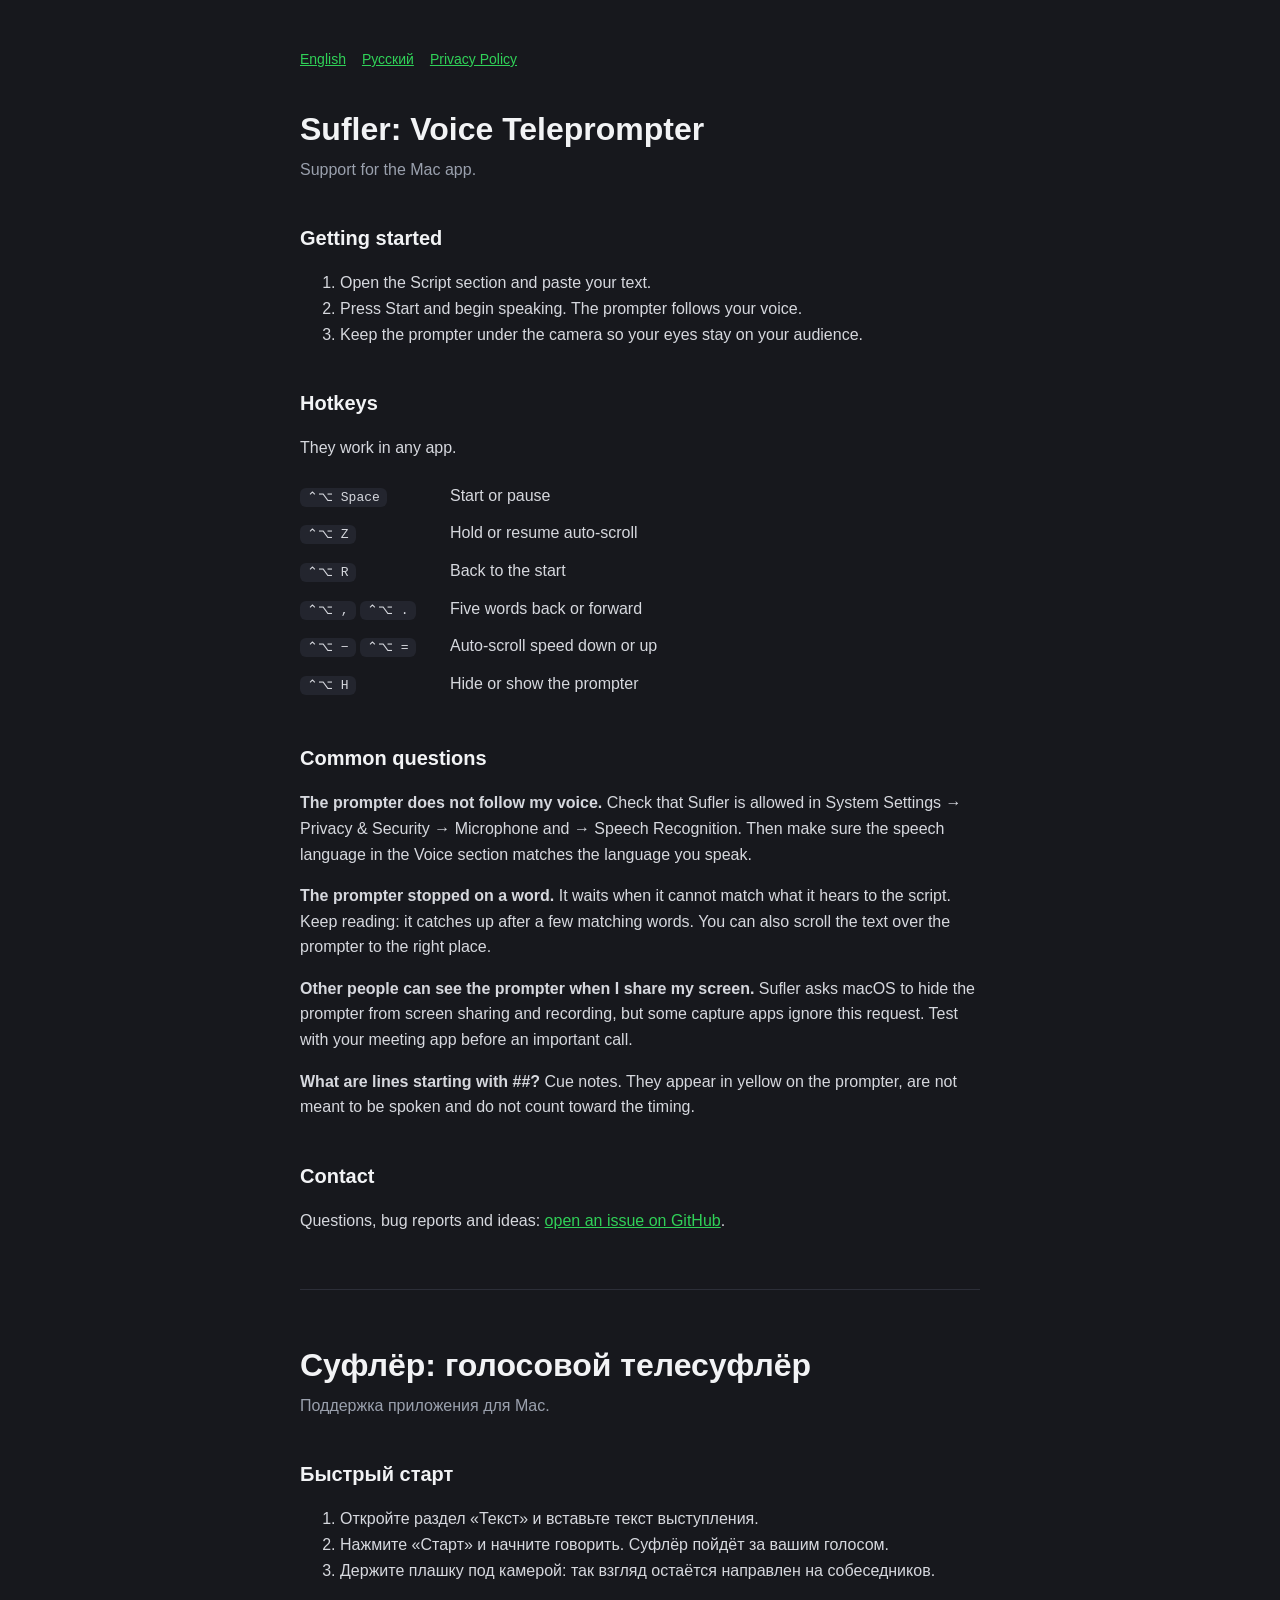
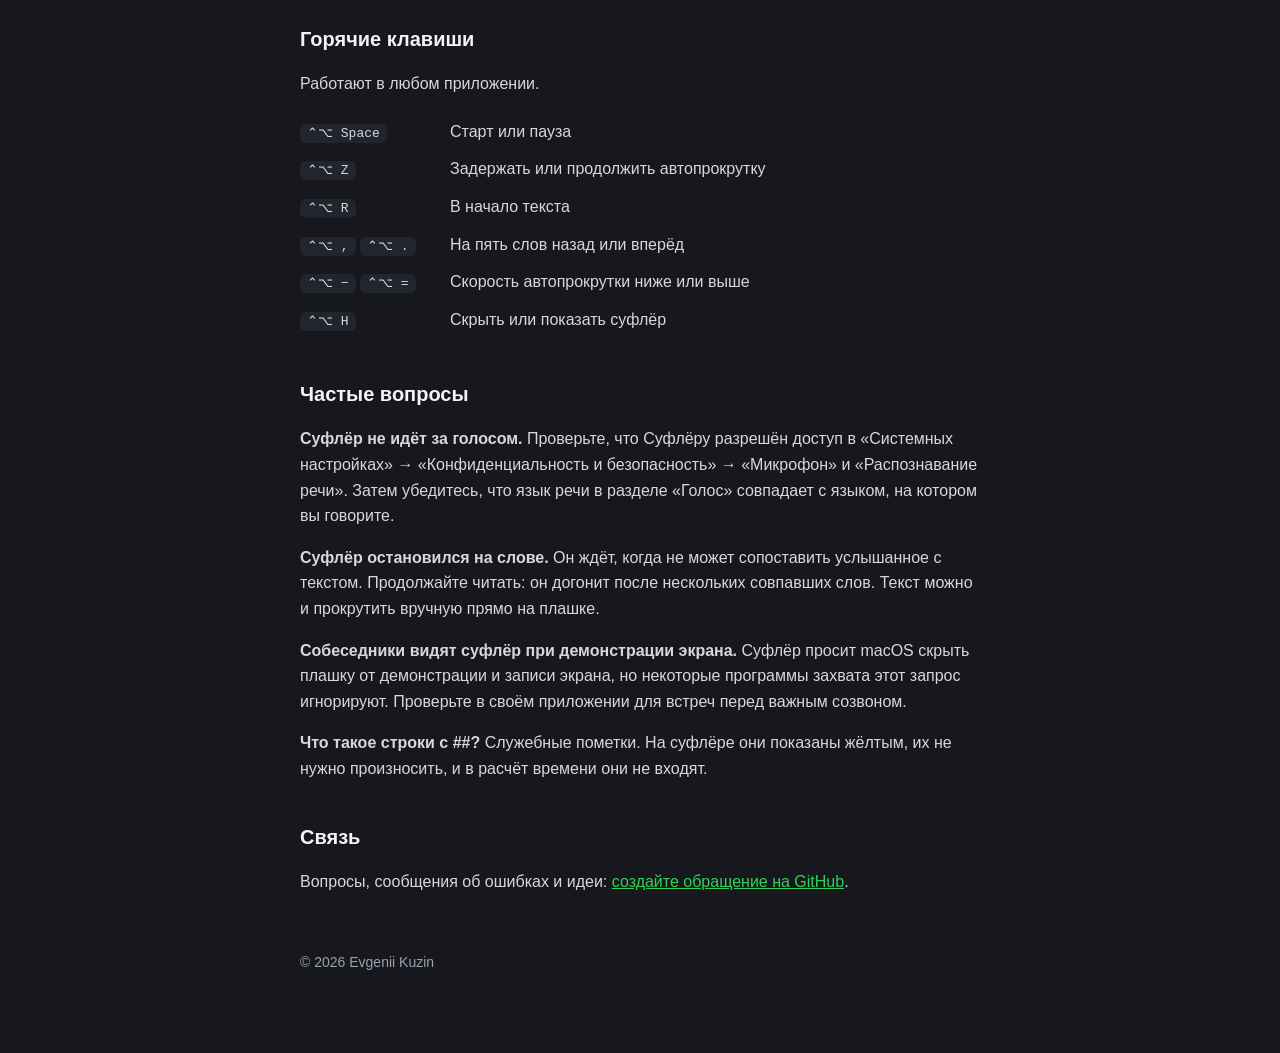
<file: index.html>
<!doctype html>
<html lang="en">
<head>
<meta charset="utf-8">
<meta name="viewport" content="width=device-width, initial-scale=1">
<title>Sufler: Voice Teleprompter — Support</title>
<link rel="stylesheet" href="style.css">
</head>
<body>
<main>
<nav><a href="#en">English</a><a href="#ru">Русский</a><a href="privacy.html">Privacy Policy</a></nav>

<section id="en">
<h1>Sufler: Voice Teleprompter</h1>
<p class="lead">Support for the Mac app.</p>

<h2>Getting started</h2>
<ol>
<li>Open the Script section and paste your text.</li>
<li>Press Start and begin speaking. The prompter follows your voice.</li>
<li>Keep the prompter under the camera so your eyes stay on your audience.</li>
</ol>

<h2>Hotkeys</h2>
<p>They work in any app.</p>
<table>
<tr><td><kbd>⌃⌥ Space</kbd></td><td>Start or pause</td></tr>
<tr><td><kbd>⌃⌥ Z</kbd></td><td>Hold or resume auto-scroll</td></tr>
<tr><td><kbd>⌃⌥ R</kbd></td><td>Back to the start</td></tr>
<tr><td><kbd>⌃⌥ ,</kbd> <kbd>⌃⌥ .</kbd></td><td>Five words back or forward</td></tr>
<tr><td><kbd>⌃⌥ −</kbd> <kbd>⌃⌥ =</kbd></td><td>Auto-scroll speed down or up</td></tr>
<tr><td><kbd>⌃⌥ H</kbd></td><td>Hide or show the prompter</td></tr>
</table>

<h2>Common questions</h2>
<p><strong>The prompter does not follow my voice.</strong> Check that Sufler is allowed in System Settings → Privacy &amp; Security → Microphone and → Speech Recognition. Then make sure the speech language in the Voice section matches the language you speak.</p>
<p><strong>The prompter stopped on a word.</strong> It waits when it cannot match what it hears to the script. Keep reading: it catches up after a few matching words. You can also scroll the text over the prompter to the right place.</p>
<p><strong>Other people can see the prompter when I share my screen.</strong> Sufler asks macOS to hide the prompter from screen sharing and recording, but some capture apps ignore this request. Test with your meeting app before an important call.</p>
<p><strong>What are lines starting with ##?</strong> Cue notes. They appear in yellow on the prompter, are not meant to be spoken and do not count toward the timing.</p>

<h2>Contact</h2>
<p>Questions, bug reports and ideas: <a href="https://github.com/rodgerevk/sufler/issues">open an issue on GitHub</a>.</p>
</section>

<hr>

<section id="ru" lang="ru">
<h1>Суфлёр: голосовой телесуфлёр</h1>
<p class="lead">Поддержка приложения для Mac.</p>

<h2>Быстрый старт</h2>
<ol>
<li>Откройте раздел «Текст» и вставьте текст выступления.</li>
<li>Нажмите «Старт» и начните говорить. Суфлёр пойдёт за вашим голосом.</li>
<li>Держите плашку под камерой: так взгляд остаётся направлен на собеседников.</li>
</ol>

<h2>Горячие клавиши</h2>
<p>Работают в любом приложении.</p>
<table>
<tr><td><kbd>⌃⌥ Space</kbd></td><td>Старт или пауза</td></tr>
<tr><td><kbd>⌃⌥ Z</kbd></td><td>Задержать или продолжить автопрокрутку</td></tr>
<tr><td><kbd>⌃⌥ R</kbd></td><td>В начало текста</td></tr>
<tr><td><kbd>⌃⌥ ,</kbd> <kbd>⌃⌥ .</kbd></td><td>На пять слов назад или вперёд</td></tr>
<tr><td><kbd>⌃⌥ −</kbd> <kbd>⌃⌥ =</kbd></td><td>Скорость автопрокрутки ниже или выше</td></tr>
<tr><td><kbd>⌃⌥ H</kbd></td><td>Скрыть или показать суфлёр</td></tr>
</table>

<h2>Частые вопросы</h2>
<p><strong>Суфлёр не идёт за голосом.</strong> Проверьте, что Суфлёру разрешён доступ в «Системных настройках» → «Конфиденциальность и безопасность» → «Микрофон» и «Распознавание речи». Затем убедитесь, что язык речи в разделе «Голос» совпадает с языком, на котором вы говорите.</p>
<p><strong>Суфлёр остановился на слове.</strong> Он ждёт, когда не может сопоставить услышанное с текстом. Продолжайте читать: он догонит после нескольких совпавших слов. Текст можно и прокрутить вручную прямо на плашке.</p>
<p><strong>Собеседники видят суфлёр при демонстрации экрана.</strong> Суфлёр просит macOS скрыть плашку от демонстрации и записи экрана, но некоторые программы захвата этот запрос игнорируют. Проверьте в своём приложении для встреч перед важным созвоном.</p>
<p><strong>Что такое строки с ##?</strong> Служебные пометки. На суфлёре они показаны жёлтым, их не нужно произносить, и в расчёт времени они не входят.</p>

<h2>Связь</h2>
<p>Вопросы, сообщения об ошибках и идеи: <a href="https://github.com/rodgerevk/sufler/issues">создайте обращение на GitHub</a>.</p>
</section>

<footer>© 2026 Evgenii Kuzin</footer>
</main>
</body>
</html>
</file>
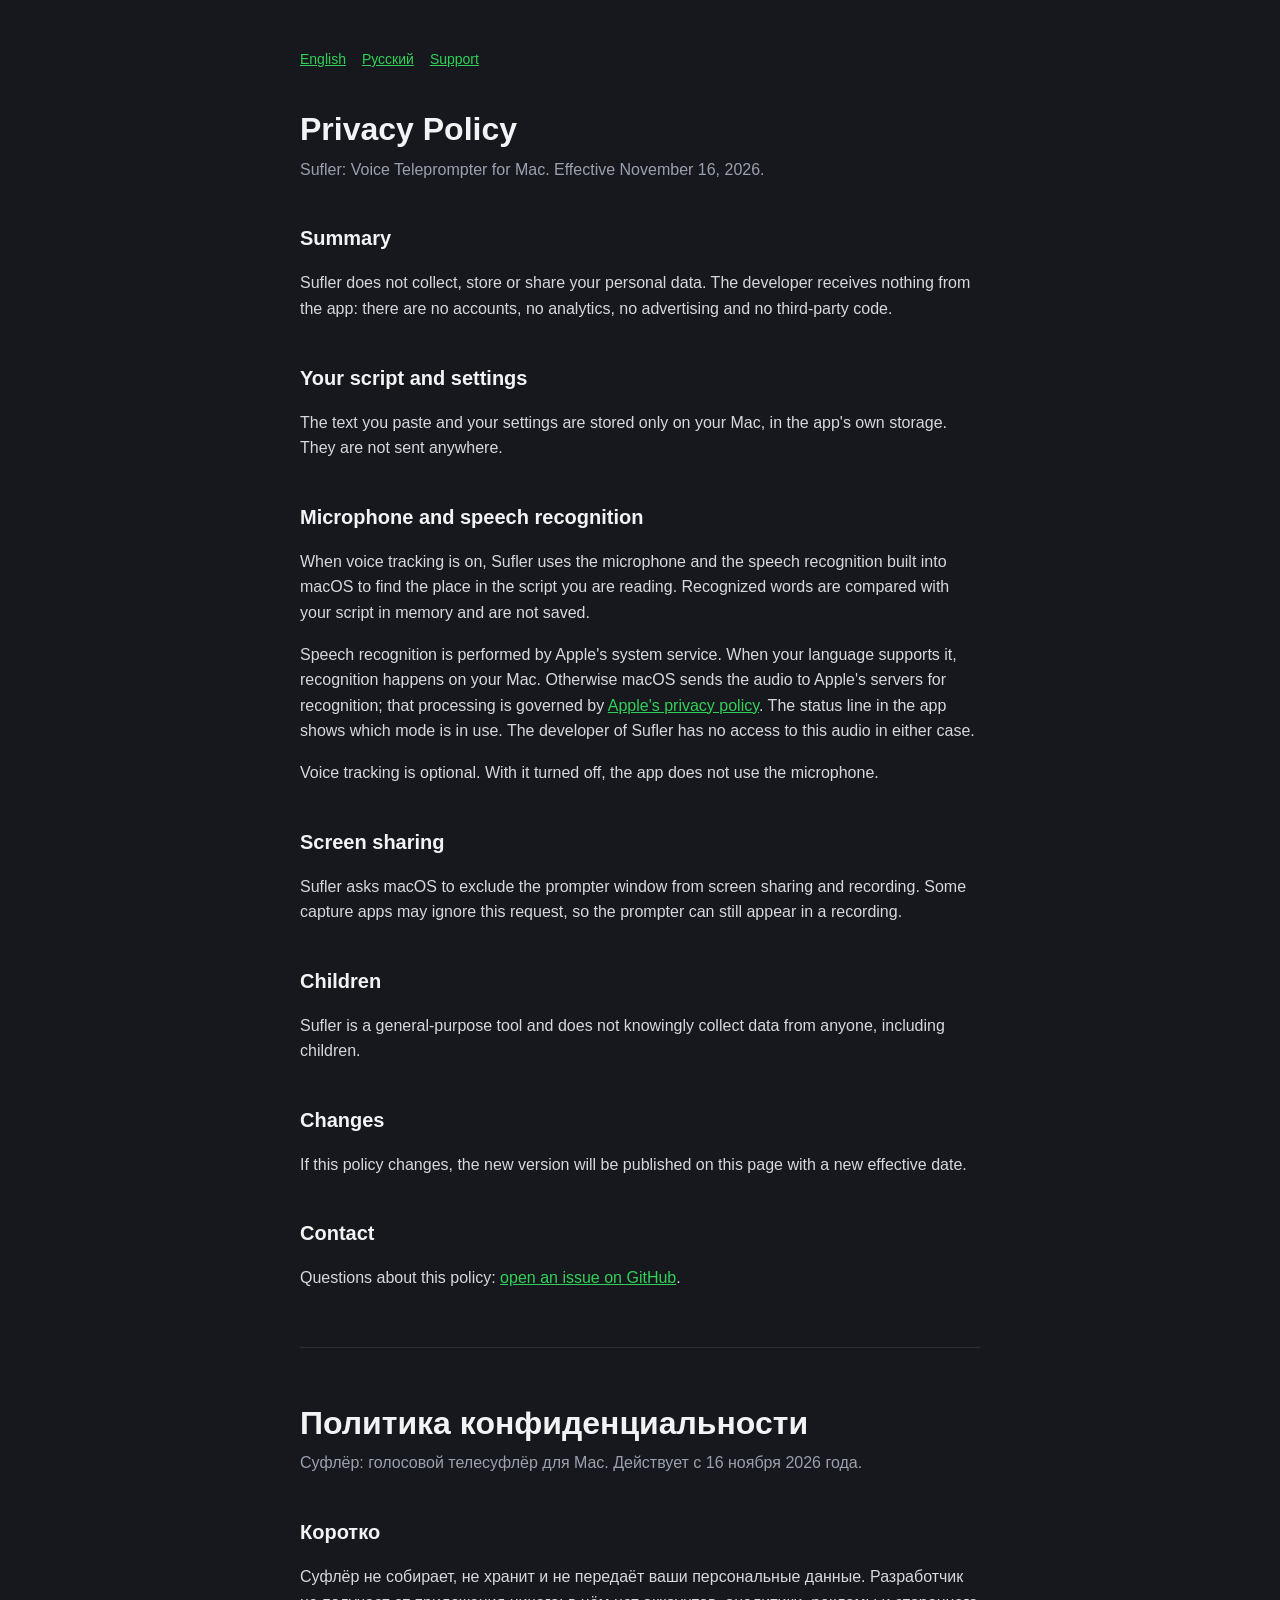
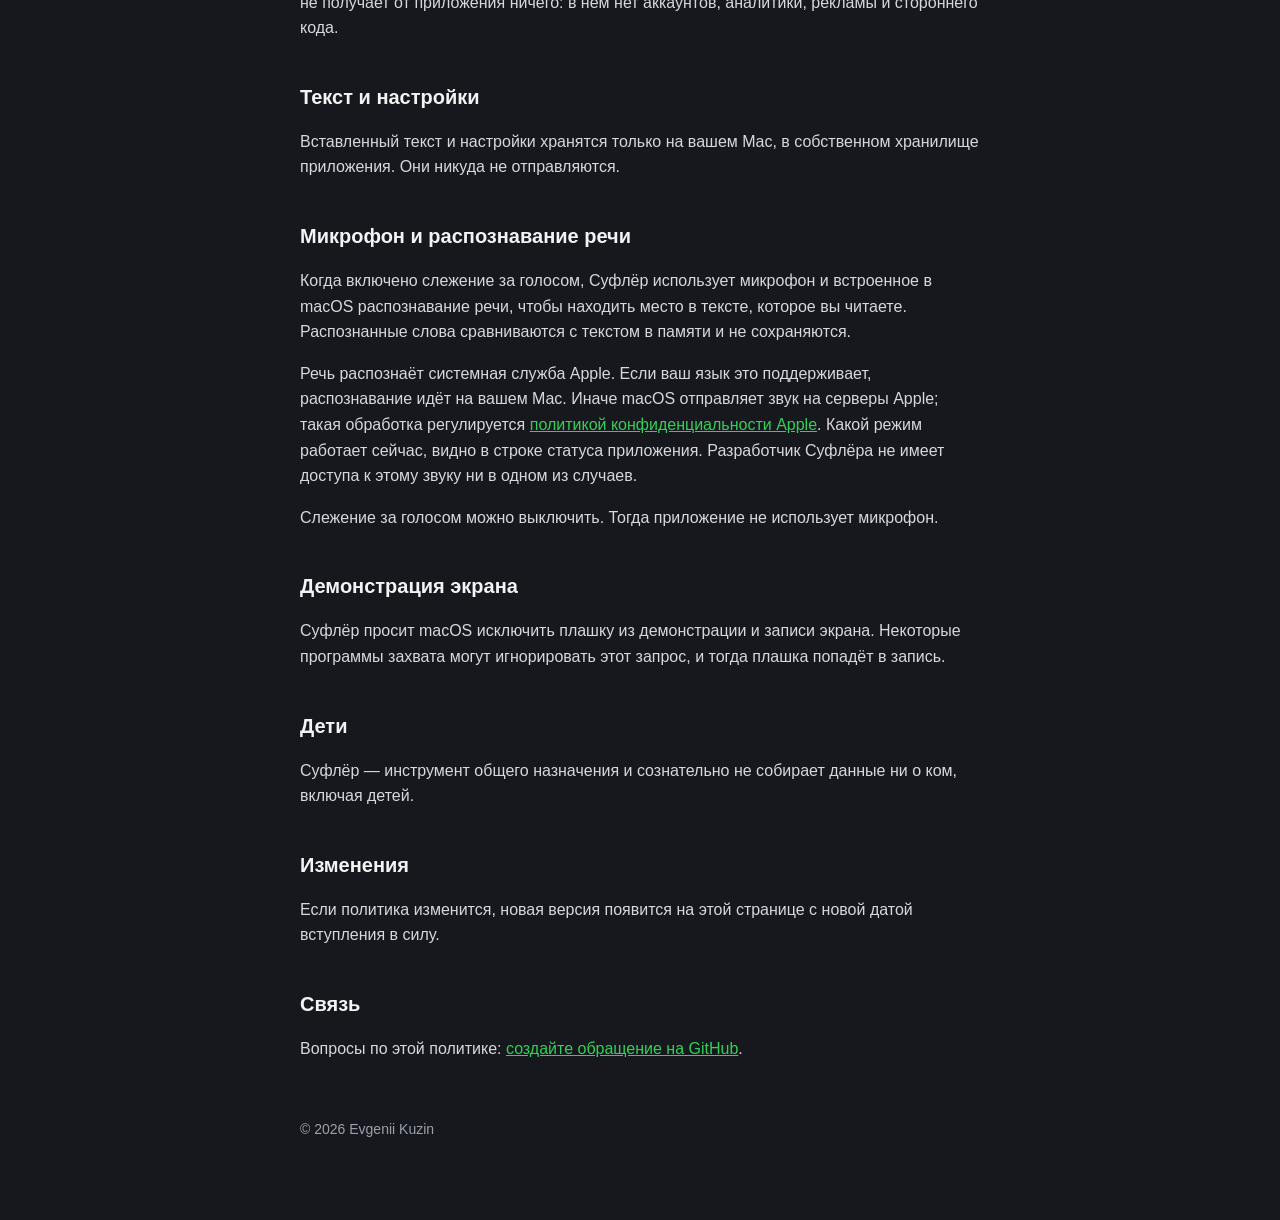
<file: privacy.html>
<!doctype html>
<html lang="en">
<head>
<meta charset="utf-8">
<meta name="viewport" content="width=device-width, initial-scale=1">
<title>Sufler: Voice Teleprompter — Privacy Policy</title>
<link rel="stylesheet" href="style.css">
</head>
<body>
<main>
<nav><a href="#en">English</a><a href="#ru">Русский</a><a href="index.html">Support</a></nav>

<section id="en">
<h1>Privacy Policy</h1>
<p class="lead">Sufler: Voice Teleprompter for Mac. Effective November 16, 2026.</p>

<h2>Summary</h2>
<p>Sufler does not collect, store or share your personal data. The developer receives nothing from the app: there are no accounts, no analytics, no advertising and no third-party code.</p>

<h2>Your script and settings</h2>
<p>The text you paste and your settings are stored only on your Mac, in the app's own storage. They are not sent anywhere.</p>

<h2>Microphone and speech recognition</h2>
<p>When voice tracking is on, Sufler uses the microphone and the speech recognition built into macOS to find the place in the script you are reading. Recognized words are compared with your script in memory and are not saved.</p>
<p>Speech recognition is performed by Apple's system service. When your language supports it, recognition happens on your Mac. Otherwise macOS sends the audio to Apple's servers for recognition; that processing is governed by <a href="https://www.apple.com/legal/privacy/">Apple's privacy policy</a>. The status line in the app shows which mode is in use. The developer of Sufler has no access to this audio in either case.</p>
<p>Voice tracking is optional. With it turned off, the app does not use the microphone.</p>

<h2>Screen sharing</h2>
<p>Sufler asks macOS to exclude the prompter window from screen sharing and recording. Some capture apps may ignore this request, so the prompter can still appear in a recording.</p>

<h2>Children</h2>
<p>Sufler is a general-purpose tool and does not knowingly collect data from anyone, including children.</p>

<h2>Changes</h2>
<p>If this policy changes, the new version will be published on this page with a new effective date.</p>

<h2>Contact</h2>
<p>Questions about this policy: <a href="https://github.com/rodgerevk/sufler/issues">open an issue on GitHub</a>.</p>
</section>

<hr>

<section id="ru" lang="ru">
<h1>Политика конфиденциальности</h1>
<p class="lead">Суфлёр: голосовой телесуфлёр для Mac. Действует с 16 ноября 2026 года.</p>

<h2>Коротко</h2>
<p>Суфлёр не собирает, не хранит и не передаёт ваши персональные данные. Разработчик не получает от приложения ничего: в нём нет аккаунтов, аналитики, рекламы и стороннего кода.</p>

<h2>Текст и настройки</h2>
<p>Вставленный текст и настройки хранятся только на вашем Mac, в собственном хранилище приложения. Они никуда не отправляются.</p>

<h2>Микрофон и распознавание речи</h2>
<p>Когда включено слежение за голосом, Суфлёр использует микрофон и встроенное в macOS распознавание речи, чтобы находить место в тексте, которое вы читаете. Распознанные слова сравниваются с текстом в памяти и не сохраняются.</p>
<p>Речь распознаёт системная служба Apple. Если ваш язык это поддерживает, распознавание идёт на вашем Mac. Иначе macOS отправляет звук на серверы Apple; такая обработка регулируется <a href="https://www.apple.com/legal/privacy/">политикой конфиденциальности Apple</a>. Какой режим работает сейчас, видно в строке статуса приложения. Разработчик Суфлёра не имеет доступа к этому звуку ни в одном из случаев.</p>
<p>Слежение за голосом можно выключить. Тогда приложение не использует микрофон.</p>

<h2>Демонстрация экрана</h2>
<p>Суфлёр просит macOS исключить плашку из демонстрации и записи экрана. Некоторые программы захвата могут игнорировать этот запрос, и тогда плашка попадёт в запись.</p>

<h2>Дети</h2>
<p>Суфлёр — инструмент общего назначения и сознательно не собирает данные ни о ком, включая детей.</p>

<h2>Изменения</h2>
<p>Если политика изменится, новая версия появится на этой странице с новой датой вступления в силу.</p>

<h2>Связь</h2>
<p>Вопросы по этой политике: <a href="https://github.com/rodgerevk/sufler/issues">создайте обращение на GitHub</a>.</p>
</section>

<footer>© 2026 Evgenii Kuzin</footer>
</main>
</body>
</html>
</file>
<file: style.css>
:root { color-scheme: dark; }
* { box-sizing: border-box; }
body { margin: 0; background: #17181d; color: #f2f3f5; font: 16px/1.6 -apple-system, BlinkMacSystemFont, "Segoe UI", Inter, sans-serif; }
main { max-width: 720px; margin: 0 auto; padding: 48px 20px 80px; }
h1 { font-size: 32px; line-height: 1.2; margin: 0 0 8px; }
h2 { font-size: 20px; margin: 40px 0 8px; }
p, li { color: #d6d8de; }
.lead { color: #9aa0ad; margin: 0 0 32px; }
a { color: #30d158; }
nav { display: flex; gap: 16px; flex-wrap: wrap; margin: 0 0 40px; font-size: 14px; }
hr { border: 0; border-top: 1px solid #2c2e38; margin: 56px 0; }
kbd { background: #23252e; border-radius: 6px; padding: 2px 7px; font: 13px ui-monospace, Menlo, monospace; white-space: nowrap; }
table { border-collapse: collapse; width: 100%; }
td { padding: 6px 12px 6px 0; vertical-align: top; color: #d6d8de; }
td:first-child { width: 150px; }
footer { margin-top: 56px; color: #9aa0ad; font-size: 14px; }
</file>
